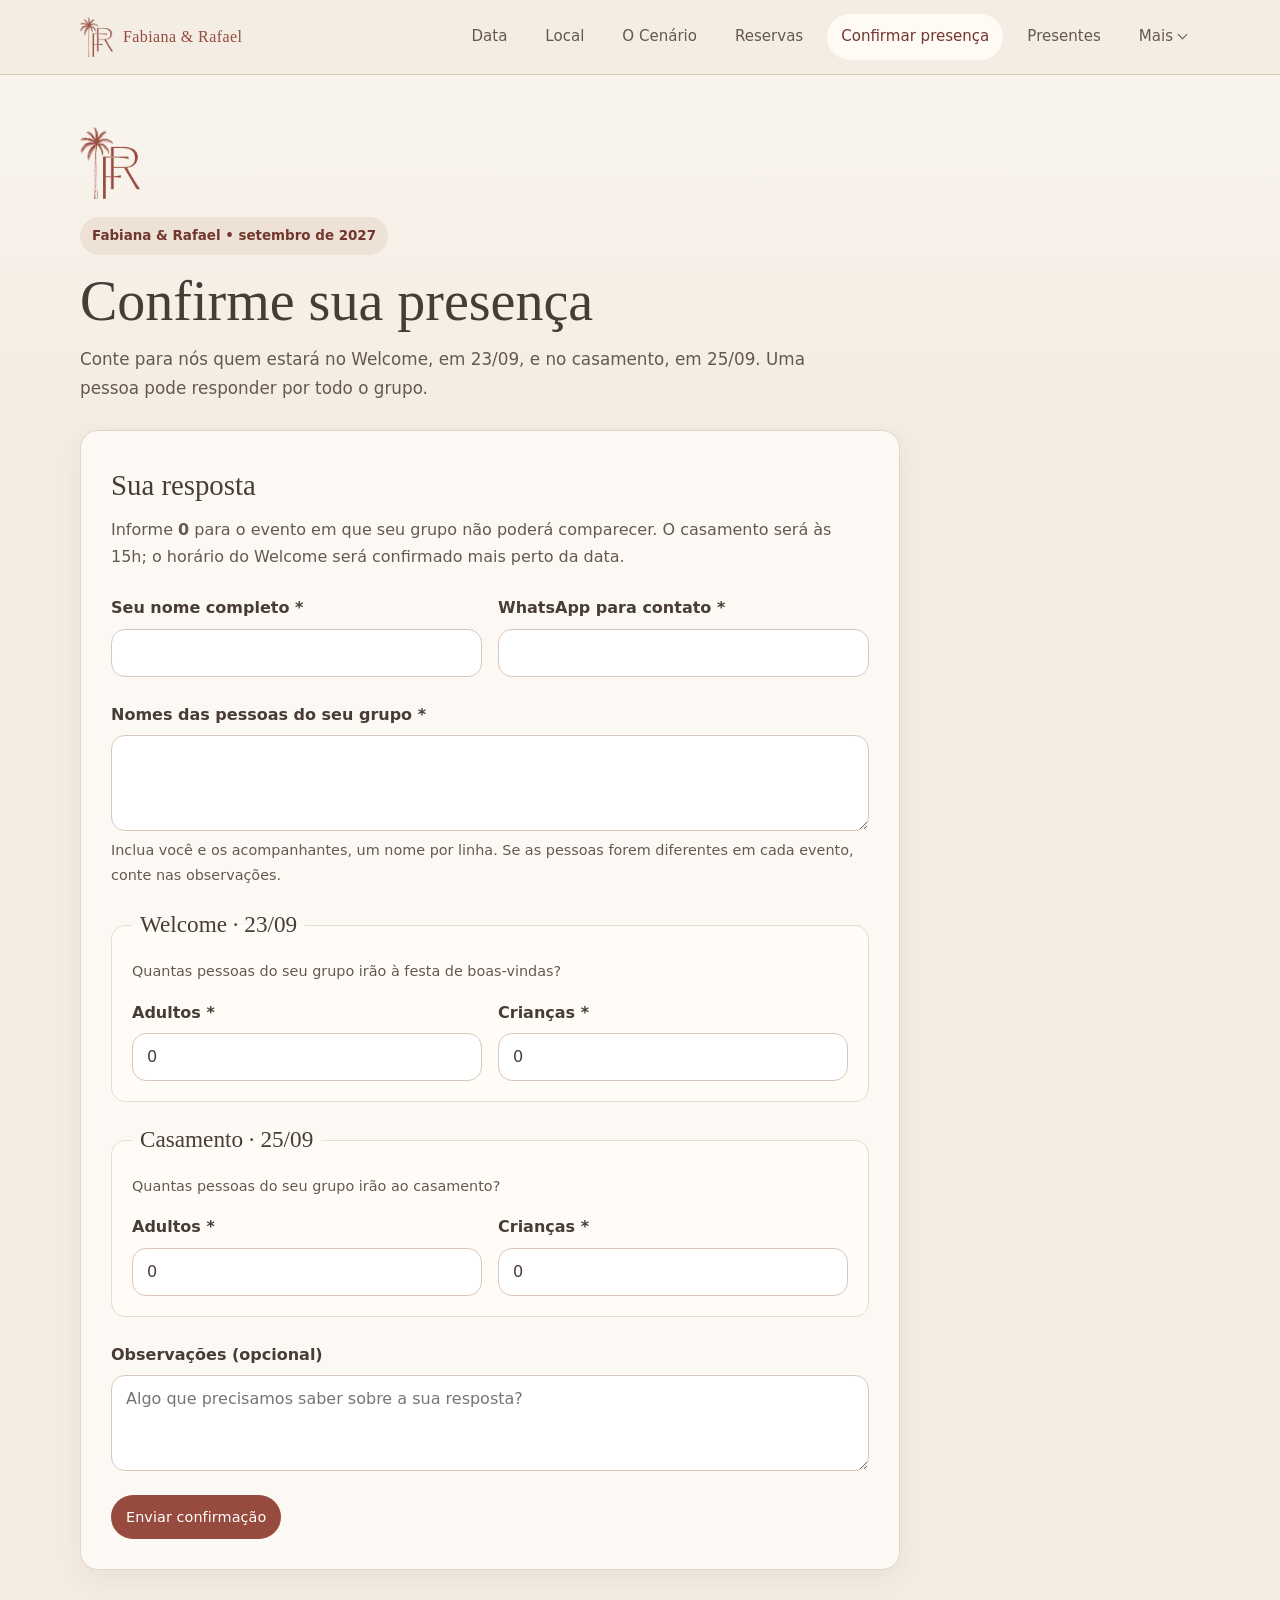
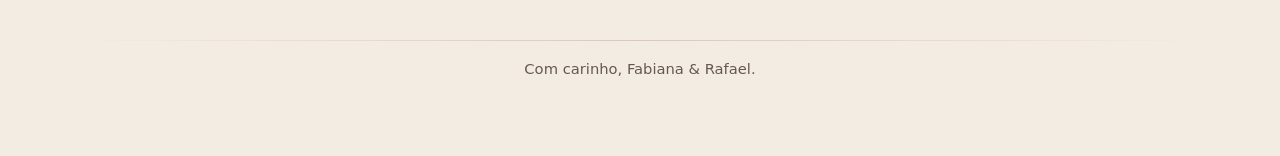
<file: confirmar-presenca.html>
<!DOCTYPE html>
<html lang="pt-BR">
<head>
  <meta charset="UTF-8">
  <meta name="viewport" content="width=device-width, initial-scale=1.0">
  <title>Confirmar presença | Fabiana & Rafael</title>
  <meta name="description" content="Confirme a presença do seu grupo no Welcome e no casamento de Fabiana & Rafael.">
  <style>
    :root {
      --bg: #fffaf7;
      --card: rgba(255,255,255,0.88);
      --text: #3d2f2f;
      --muted: #7b6a6a;
      --accent: #b8896b;
      --accent-dark: #8d654d;
      --line: #eaded6;
      --shadow: 0 16px 40px rgba(77, 52, 39, 0.10);
      --radius: 24px;
      --max: 1120px;
    }
    * { box-sizing: border-box; }
    body {
      margin: 0;
      font-family: Inter, system-ui, -apple-system, BlinkMacSystemFont, "Segoe UI", sans-serif;
      color: var(--text);
      background: radial-gradient(circle at top left, #fff2ea 0%, transparent 28%),
        radial-gradient(circle at top right, #f7efe8 0%, transparent 20%),
        linear-gradient(180deg, #fffdfb 0%, var(--bg) 100%);
      line-height: 1.7;
    }
    a { color: inherit; text-decoration: none; }
    .container { width: min(calc(100% - 32px), var(--max)); margin: 0 auto; }
    .topbar {
      position: sticky;
      top: 0;
      z-index: 50;
      backdrop-filter: blur(10px);
      background: rgba(255,250,247,0.75);
      border-bottom: 1px solid rgba(234,222,214,0.9);
    }
    .topbar-inner { display: flex; align-items: center; justify-content: space-between; gap: 16px; padding: 14px 0; }
    .brand { font-family: "Palatino Linotype", "Book Antiqua", Palatino, serif; font-size: 1.05rem; letter-spacing: 0.06em; }
    .nav { display: flex; gap: 10px; }
    .nav a { padding: 10px 14px; border-radius: 999px; color: var(--muted); transition: 0.2s ease; }
    .nav a:hover { background: #fff; color: var(--text); }
    main { padding: 52px 0 70px; }
    .intro { max-width: 72ch; margin-bottom: 28px; }
    .eyebrow {
      display: inline-block;
      padding: 8px 12px;
      border-radius: 999px;
      background: #f5ece6;
      color: var(--accent-dark);
      font-size: 0.84rem;
      font-weight: 600;
    }
    h1, h2, legend { font-family: "Palatino Linotype", "Book Antiqua", Palatino, serif; font-weight: 500; }
    h1 { font-size: clamp(2.2rem, 5vw, 3.5rem); line-height: 1.1; margin: 16px 0 12px; }
    .intro p { margin: 0; color: var(--muted); font-size: 1.05rem; }
    .card {
      max-width: 820px;
      background: var(--card);
      border: 1px solid rgba(255,255,255,0.9);
      border-radius: var(--radius);
      box-shadow: var(--shadow);
      padding: clamp(22px, 4vw, 42px);
    }
    .card h2 { font-size: 1.8rem; margin: 0 0 6px; }
    .help { color: var(--muted); margin: 0 0 24px; }
    form { display: grid; gap: 24px; }
    .fields { display: grid; grid-template-columns: repeat(2, minmax(0, 1fr)); gap: 16px; }
    .field { display: grid; gap: 7px; min-width: 0; }
    .field label { font-weight: 600; }
    .field input, .field textarea {
      display: block;
      width: 100%;
      padding: 12px 14px;
      border: 1px solid #d9c7bc;
      border-radius: 14px;
      background: #fff;
      color: var(--text);
      font: inherit;
      font-size: 1rem;
      line-height: 1.4;
    }
    .field textarea { resize: vertical; min-height: 96px; }
    .field small, .event-help { color: var(--muted); font-size: 0.9rem; }
    fieldset { margin: 0; padding: 20px; border: 1px solid var(--line); border-radius: 20px; background: #fff; }
    legend { padding: 0 8px; font-size: 1.45rem; line-height: 1.2; }
    .event-help { margin: 0 0 15px; }
    .btn {
      display: inline-flex;
      align-items: center;
      justify-content: center;
      justify-self: start;
      min-height: 48px;
      padding: 13px 22px;
      border: 0;
      border-radius: 999px;
      background: var(--accent);
      color: #fff;
      font: inherit;
      font-weight: 600;
      cursor: pointer;
      transition: background 0.2s ease;
    }
    .btn:hover { background: var(--accent-dark); }
    .btn:disabled { opacity: 0.65; cursor: wait; }
    .form-status { display: none; padding: 14px 16px; border-radius: 14px; background: #eef7f0; color: #3f6b4c; }
    .form-status.error { background: #fff2ec; color: #8d4a31; }
    .divider { height: 1px; background: linear-gradient(90deg, transparent, var(--line), transparent); }
    .footer { padding: 0 0 60px; text-align: center; color: var(--muted); font-size: 0.92rem; }
    @media (max-width: 640px) {
      main { padding: 30px 0 50px; }
      .fields { grid-template-columns: 1fr; }
      fieldset { padding: 16px; }
      .btn { width: 100%; }
    }
  </style>
  <link rel="stylesheet" href="navigation.css">
  <link rel="stylesheet" href="identidade.css?v=20261015-4">
  <link rel="icon" href="favicon.png" type="image/png">
</head>
<body>
  <header class="topbar">
    <div class="container topbar-inner">
      <a href="index.html" class="brand"><img src="monograma-fr.webp" width="33" height="40" alt=""><span>Fabiana &amp; Rafael</span></a>
      <button class="menu-toggle" type="button" aria-controls="site-nav" aria-expanded="false">Menu</button>
      <nav class="nav" id="site-nav" aria-label="Navegação principal">
        <a href="index.html#data">Data</a>
        <a href="index.html#hospedagem">Local</a>
        <a href="index.html#fotos">O Cenário</a>
        <a href="index.html#reservas">Reservas</a>
        <a href="confirmar-presenca.html" aria-current="page">Confirmar presença</a>
        <a href="presentes-casamento.html">Presentes</a>
        <div class="nav-dropdown">
          <button class="nav-more" type="button" aria-controls="more-links" aria-expanded="false">Mais</button>
          <div class="nav-dropdown-menu" id="more-links">
            <a href="dress-code.html">Dress code</a>
            <a href="servicos.html">Serviços e indicações</a>
          </div>
        </div>
      </nav>
    </div>
  </header>

  <main class="container">
    <div class="intro">
      <img class="hero-monogram" src="monograma-fr.webp" width="60" height="72" alt="Monograma de Fabiana e Rafael">
      <span class="eyebrow">Fabiana &amp; Rafael • setembro de 2027</span>
      <h1>Confirme sua presença</h1>
      <p>Conte para nós quem estará no Welcome, em 23/09, e no casamento, em 25/09. Uma pessoa pode responder por todo o grupo.</p>
    </div>
    <div class="card">
      <h2>Sua resposta</h2>
      <p class="help">Informe <strong>0</strong> para o evento em que seu grupo não poderá comparecer. O casamento será às 15h; o horário do Welcome será confirmado mais perto da data.</p>
      <form id="rsvp-form" action="https://formspree.io/f/xeepdnbz" method="POST">
        <input type="hidden" name="subject" value="RSVP – Casamento Fabiana e Rafael">
        <input type="hidden" name="tipo" value="Confirmação de presença">
        <div class="fields">
          <div class="field">
            <label for="rsvp-name">Seu nome completo *</label>
            <input id="rsvp-name" name="nome" type="text" autocomplete="name" required>
          </div>
          <div class="field">
            <label for="rsvp-phone">WhatsApp para contato *</label>
            <input id="rsvp-phone" name="whatsapp" type="tel" autocomplete="tel" inputmode="tel" required>
          </div>
        </div>
        <div class="field">
          <label for="rsvp-guests">Nomes das pessoas do seu grupo *</label>
          <textarea id="rsvp-guests" name="nomes_do_grupo" rows="3" required></textarea>
          <small>Inclua você e os acompanhantes, um nome por linha. Se as pessoas forem diferentes em cada evento, conte nas observações.</small>
        </div>
        <fieldset>
          <legend>Welcome · 23/09</legend>
          <p class="event-help">Quantas pessoas do seu grupo irão à festa de boas-vindas?</p>
          <div class="fields">
            <div class="field">
              <label for="welcome-adults">Adultos *</label>
              <input id="welcome-adults" name="welcome_adultos" type="number" min="0" step="1" value="0" required>
            </div>
            <div class="field">
              <label for="welcome-children">Crianças *</label>
              <input id="welcome-children" name="welcome_criancas" type="number" min="0" step="1" value="0" required>
            </div>
          </div>
        </fieldset>
        <fieldset>
          <legend>Casamento · 25/09</legend>
          <p class="event-help">Quantas pessoas do seu grupo irão ao casamento?</p>
          <div class="fields">
            <div class="field">
              <label for="wedding-adults">Adultos *</label>
              <input id="wedding-adults" name="casamento_adultos" type="number" min="0" step="1" value="0" required>
            </div>
            <div class="field">
              <label for="wedding-children">Crianças *</label>
              <input id="wedding-children" name="casamento_criancas" type="number" min="0" step="1" value="0" required>
            </div>
          </div>
        </fieldset>
        <div class="field">
          <label for="rsvp-notes">Observações (opcional)</label>
          <textarea id="rsvp-notes" name="observacoes" rows="3" placeholder="Algo que precisamos saber sobre a sua resposta?"></textarea>
        </div>
        <button class="btn" type="submit">Enviar confirmação</button>
        <div class="form-status" id="rsvp-status" role="status" aria-live="polite"></div>
      </form>
    </div>
  </main>
  <footer class="footer container">
    <div class="divider"></div>
    <p>Com carinho, Fabiana &amp; Rafael.</p>
  </footer>
  <script>
    const form = document.getElementById('rsvp-form');
    const status = document.getElementById('rsvp-status');
    form.addEventListener('submit', async event => {
      event.preventDefault();
      const button = form.querySelector('[type="submit"]');
      button.disabled = true;
      button.textContent = 'Enviando...';
      status.style.display = 'none';
      status.classList.remove('error');
      try {
        const response = await fetch(form.action, {
          method: 'POST',
          body: new FormData(form),
          headers: { Accept: 'application/json' }
        });
        if (!response.ok) throw new Error('Falha no envio');
        form.reset();
        status.textContent = 'Recebemos sua resposta. Obrigado por confirmar!';
      } catch (error) {
        status.classList.add('error');
        status.textContent = 'Não foi possível enviar sua resposta agora. Tente novamente em instantes.';
      } finally {
        status.style.display = 'block';
        button.disabled = false;
        button.textContent = 'Enviar confirmação';
      }
    });
  </script>
  <script src="navigation.js" defer></script>
</body>
</html>
</file>
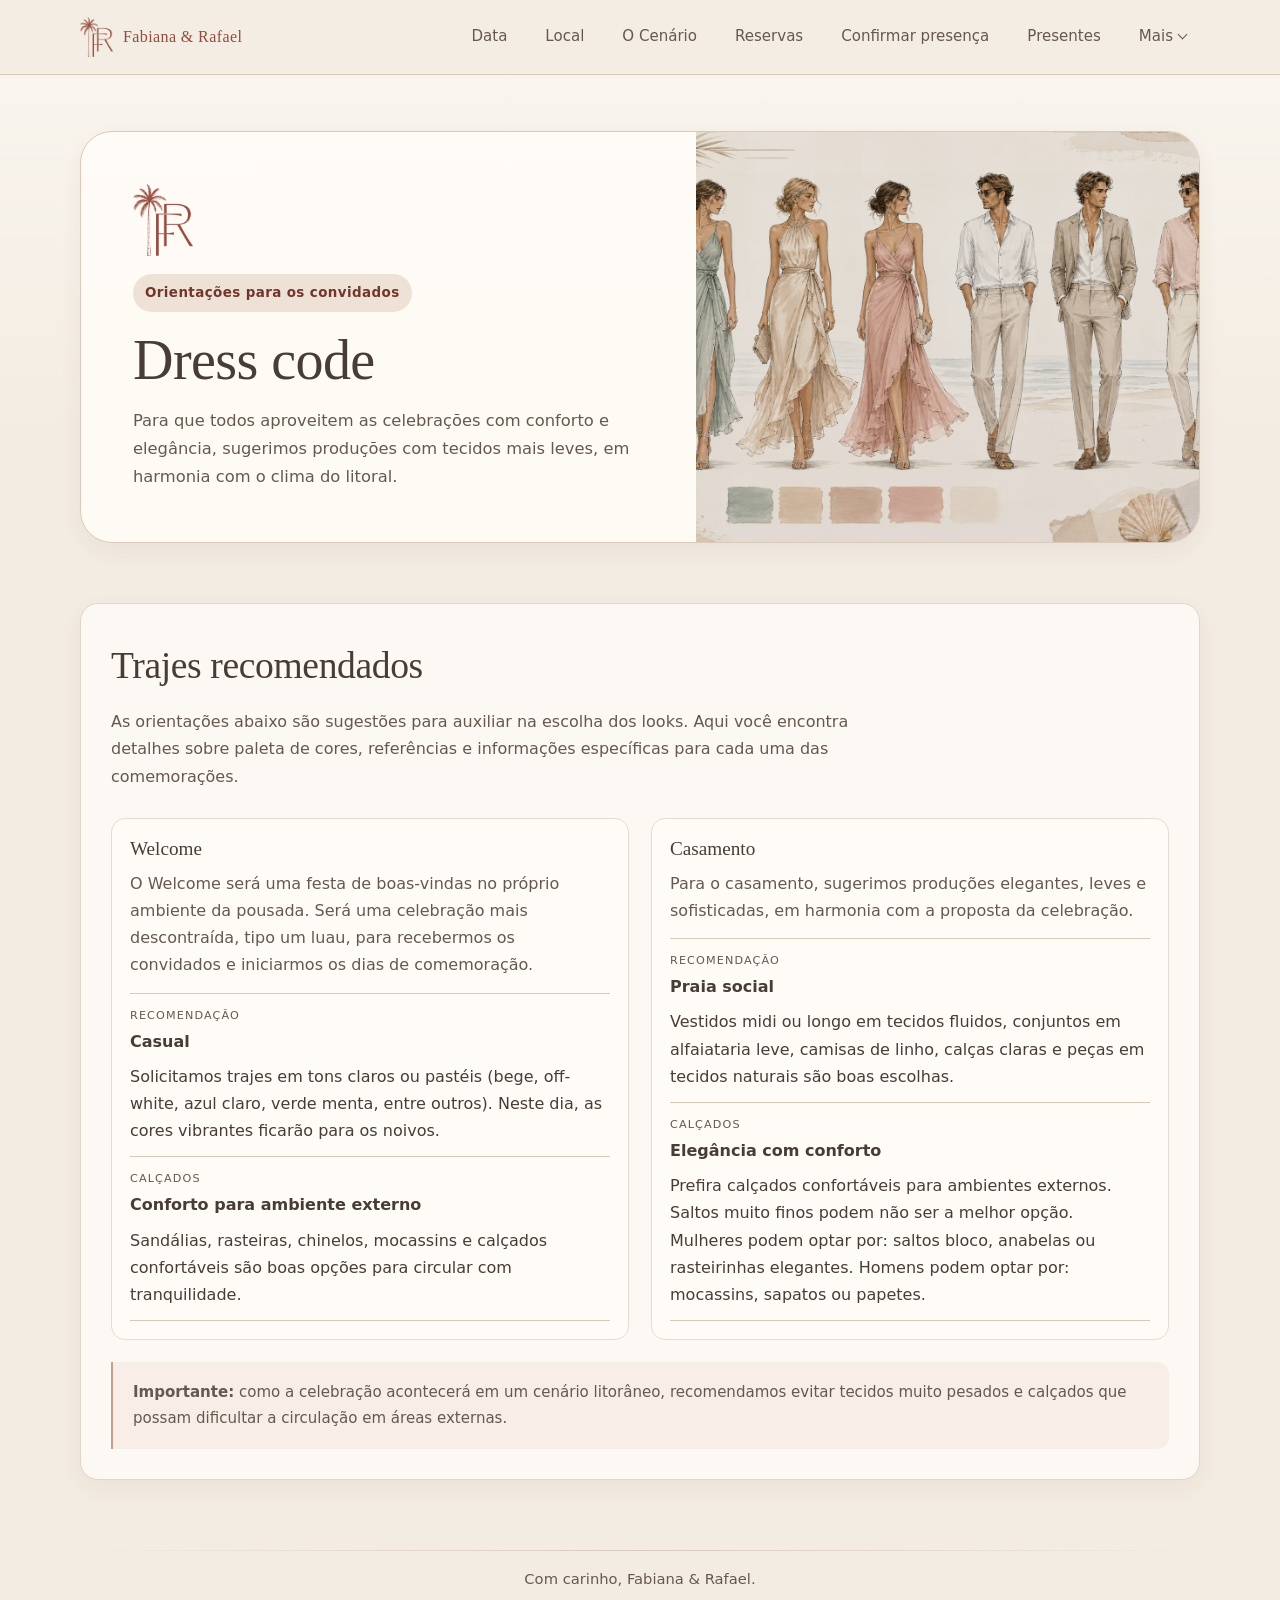
<file: dress-code.html>
<!DOCTYPE html>
<html lang="pt-BR">
<head>
  <meta charset="UTF-8" />
  <meta name="viewport" content="width=device-width, initial-scale=1.0" />
  <title>Dress Code | Fabiana & Rafael</title>
  <meta name="description" content="Informações de dress code para o casamento de Fabiana & Rafael." />

  <style>
    :root {
      --bg: #fffaf7;
      --card: rgba(255,255,255,0.88);
      --text: #3d2f2f;
      --muted: #7b6a6a;
      --accent: #b8896b;
      --accent-dark: #8d654d;
      --line: #eaded6;
      --shadow: 0 16px 40px rgba(77, 52, 39, 0.10);
      --radius: 24px;
      --max: 1120px;
    }

    * { box-sizing: border-box; }
    html { scroll-behavior: smooth; }

    body {
      margin: 0;
      font-family: Inter, system-ui, -apple-system, BlinkMacSystemFont, "Segoe UI", sans-serif;
      color: var(--text);
      background:
        radial-gradient(circle at top left, #fff2ea 0%, transparent 28%),
        radial-gradient(circle at top right, #f7efe8 0%, transparent 20%),
        linear-gradient(180deg, #fffdfb 0%, var(--bg) 100%);
      line-height: 1.7;
      font-weight: 400;
    }

    a { color: inherit; text-decoration: none; }

    .container {
      width: min(calc(100% - 32px), var(--max));
      margin: 0 auto;
    }

    .topbar {
      position: sticky;
      top: 0;
      z-index: 50;
      backdrop-filter: blur(10px);
      background: rgba(255,250,247,0.75);
      border-bottom: 1px solid rgba(234,222,214,0.9);
    }

    .topbar-inner {
      display: flex;
      align-items: center;
      justify-content: space-between;
      gap: 16px;
      padding: 14px 0;
    }

    .brand {
      font-family: "Palatino Linotype", "Book Antiqua", Palatino, serif;
      font-size: 1.05rem;
      letter-spacing: 0.06em;
      text-decoration: none;
      color: var(--text);
      cursor: pointer;
    }

    .nav {
      display: flex;
      flex-wrap: wrap;
      gap: 10px;
    }

    .nav a {
      padding: 10px 14px;
      border-radius: 999px;
      color: var(--muted);
      transition: 0.2s ease;
    }

    .nav a:hover,
    .nav a.active {
      background: #fff;
      color: var(--text);
    }

    .hero {
      padding: 56px 0 26px;
    }

    .hero-card {
      background: linear-gradient(180deg, rgba(255,255,255,0.92), rgba(255,255,255,0.82));
      border: 1px solid rgba(255,255,255,0.9);
      box-shadow: var(--shadow);
      border-radius: calc(var(--radius) + 8px);
      overflow: hidden;
      display: grid;
      grid-template-columns: 1.1fr 0.9fr;
    }

    .hero-content {
      padding: 52px;
    }

    .eyebrow {
      display: inline-block;
      padding: 8px 12px;
      border-radius: 999px;
      background: #f5ece6;
      color: var(--accent-dark);
      font-size: 0.84rem;
      font-weight: 600;
      letter-spacing: 0.03em;
    }

    h1 {
      margin: 18px 0 12px;
      font-family: "Palatino Linotype", "Book Antiqua", Palatino, serif;
      font-size: clamp(2rem, 5vw, 3.5rem);
      line-height: 1.08;
      font-weight: 500;
      letter-spacing: -0.01em;
    }

    .subtitle {
      font-size: 1.02rem;
      color: var(--muted);
      max-width: 58ch;
      margin-bottom: 0;
    }

    .hero-photo {
      min-height: 360px;
      background:
        linear-gradient(rgba(67,48,38,0.12), rgba(67,48,38,0.14)),
        url('dress-code.webp') center/cover;
    }

    section {
      padding: 34px 0 44px;
    }

    .section-title {
      margin: 0 0 10px;
      font-family: "Palatino Linotype", "Book Antiqua", Palatino, serif;
      font-size: clamp(1.65rem, 3vw, 2.35rem);
      font-weight: 500;
      letter-spacing: -0.01em;
    }

    .section-text {
      color: var(--muted);
      margin: 0 0 28px;
      max-width: 74ch;
    }

    .grid {
      display: grid;
      gap: 22px;
    }

    .grid-2 {
      grid-template-columns: repeat(2, minmax(0, 1fr));
    }

    .card {
      background: var(--card);
      border: 1px solid rgba(255,255,255,0.9);
      border-radius: var(--radius);
      box-shadow: var(--shadow);
      padding: 28px;
    }

    .info-block {
      border: 1px solid var(--line);
      border-radius: 20px;
      padding: 18px;
      background: #fff;
    }

    .info-block strong {
      display: block;
      font-size: 1rem;
      margin-bottom: 8px;
    }

    .info-block p {
      margin: 0;
      color: var(--muted);
    }

    .meta {
      display: grid;
      gap: 14px;
      margin-top: 14px;
    }

    .meta-item {
      padding: 16px 18px;
      background: #fff;
      border: 1px solid var(--line);
      border-radius: 18px;
    }

    .meta-label {
      display: block;
      font-size: 0.8rem;
      letter-spacing: 0.04em;
      text-transform: uppercase;
      color: var(--muted);
      margin-bottom: 6px;
    }

    .note-box {
      margin-top: 22px;
      padding: 18px 20px;
      border-radius: 20px;
      border: 1px solid var(--line);
      background: rgba(255,255,255,0.75);
      color: var(--muted);
      font-size: 0.94rem;
    }

    .footer {
      padding: 10px 0 60px;
      text-align: center;
      color: var(--muted);
      font-size: 0.92rem;
    }

    .divider {
      height: 1px;
      background: linear-gradient(90deg, transparent, var(--line), transparent);
      margin: 16px 0 0;
    }

    @media (max-width: 920px) {
      .hero-card,
      .grid-2 {
        grid-template-columns: 1fr;
      }

      .hero-photo {
        min-height: 280px;
        order: -1;
      }

      .hero-content {
        padding: 34px 24px;
      }
    }

    @media (max-width: 640px) {
      .topbar-inner {
        flex-direction: column;
        align-items: flex-start;
      }

      .nav {
        gap: 6px;
      }

      .nav a {
        padding: 8px 10px;
        font-size: 0.92rem;
      }

      .subtitle {
        font-size: 0.98rem;
      }
    }
  </style>
  <link rel="stylesheet" href="navigation.css">
  <link rel="stylesheet" href="identidade.css?v=20261015-4">
  <link rel="icon" href="favicon.png" type="image/png">
</head>

<body>
  <header class="topbar">
    <div class="container topbar-inner">
      <a href="index.html" class="brand"><img src="monograma-fr.webp" width="33" height="40" alt=""><span>Fabiana &amp; Rafael</span></a>
      <button class="menu-toggle" type="button" aria-controls="site-nav" aria-expanded="false">Menu</button>
      <nav class="nav" id="site-nav" aria-label="Navegação principal">
        <a href="index.html#data">Data</a>
        <a href="index.html#hospedagem">Local</a>
        <a href="index.html#fotos">O Cenário</a>
        <a href="index.html#reservas">Reservas</a>
        <a href="confirmar-presenca.html">Confirmar presença</a>
        <a href="presentes-casamento.html">Presentes</a>
        <div class="nav-dropdown">
          <button class="nav-more" type="button" aria-controls="more-links" aria-expanded="false">Mais</button>
          <div class="nav-dropdown-menu" id="more-links">
            <a href="dress-code.html" aria-current="page">Dress code</a>
            <a href="servicos.html">Serviços e indicações</a>
          </div>
        </div>
      </nav>
    </div>
  </header>

  <main>
    <section class="hero">
      <div class="container">
        <div class="hero-card">
          <div class="hero-content">
            <img class="hero-monogram" src="monograma-fr.webp" width="60" height="72" alt="Monograma de Fabiana e Rafael">
            <span class="eyebrow">Orientações para os convidados</span>
            <h1>Dress code</h1>
            <p class="subtitle">
              Para que todos aproveitem as celebrações com conforto e elegância, sugerimos produções com tecidos mais leves, em harmonia com o clima do litoral.
            </p>
          </div>

          <div class="hero-photo" aria-label="Imagem decorativa de dress code"></div>
        </div>
      </div>
    </section>

    <section>
      <div class="container">
        <div class="card">
          <h2 class="section-title">Trajes recomendados</h2>
          <p class="section-text">
           As orientações abaixo são sugestões para auxiliar na escolha dos looks. Aqui você encontra detalhes sobre paleta de cores, referências e informações específicas para cada uma das comemorações.
          </p>

          <div class="grid grid-2">
            <div class="info-block">
<strong>Welcome</strong>
<p>
  O Welcome será uma festa de boas-vindas no próprio ambiente da pousada. Será uma celebração mais descontraída, tipo um luau, para recebermos os convidados e iniciarmos os dias de comemoração.
</p>

  <div class="meta">
    <div class="meta-item">
      <span class="meta-label">Recomendação</span>
      <strong>Casual</strong>
      <span>Solicitamos trajes em tons claros ou pastéis (bege, off-white, azul claro, verde menta, entre outros). Neste dia, as cores vibrantes ficarão para os noivos.</span>
    </div>

<div class="meta-item">
  <span class="meta-label">Calçados</span>
  <strong>Conforto para ambiente externo</strong>
  <span>Sandálias, rasteiras, chinelos, mocassins e calçados confortáveis são boas opções para circular com tranquilidade.</span>
</div>
  </div>
</div>
            <div class="info-block">
  <strong>Casamento</strong>
  <p>
    Para o casamento, sugerimos produções elegantes, leves e sofisticadas, em harmonia com a proposta da celebração.
  </p>

  <div class="meta">
    <div class="meta-item">
      <span class="meta-label">Recomendação</span>
      <strong>Praia social</strong>
      <span>Vestidos midi ou longo em tecidos fluidos, conjuntos em alfaiataria leve, camisas de linho, calças claras e peças em tecidos naturais são boas escolhas.</span>
    </div>

    <div class="meta-item">
      <span class="meta-label">Calçados</span>
      <strong>Elegância com conforto</strong>
      <span>Prefira calçados confortáveis para ambientes externos. Saltos muito finos podem não ser a melhor opção. Mulheres podem optar por: saltos bloco, anabelas ou rasteirinhas elegantes. Homens podem optar por: mocassins, sapatos ou papetes.</span>
    </div>
  </div>
</div>
          </div>

          <div class="note-box">
            <strong>Importante:</strong> como a celebração acontecerá em um cenário litorâneo, recomendamos evitar tecidos muito pesados e calçados que possam dificultar a circulação em áreas externas.
          </div>
        </div>
      </div>
    </section>
  </main>

  <footer class="footer container">
    <div class="divider"></div>
    <p>Com carinho, Fabiana & Rafael.</p>
  </footer>
  <script src="navigation.js" defer></script>
</body>
</html>
</file>
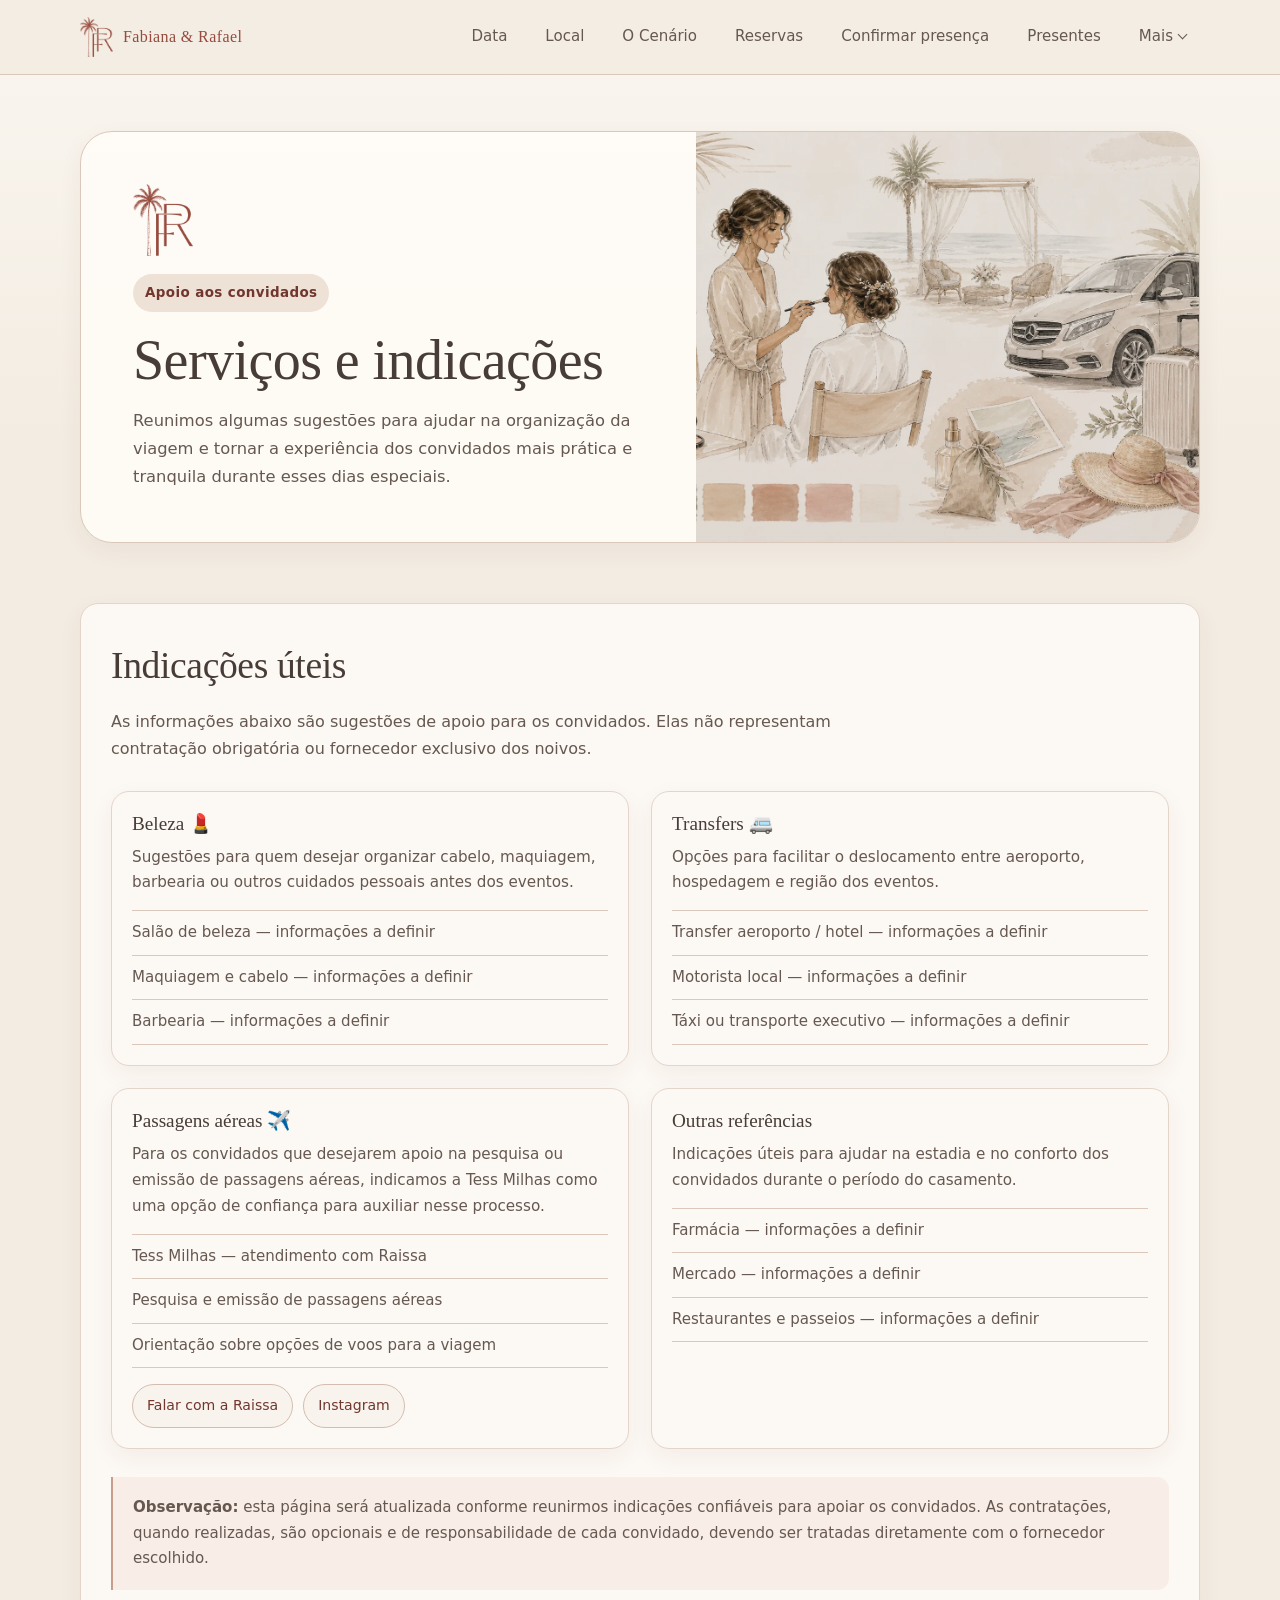
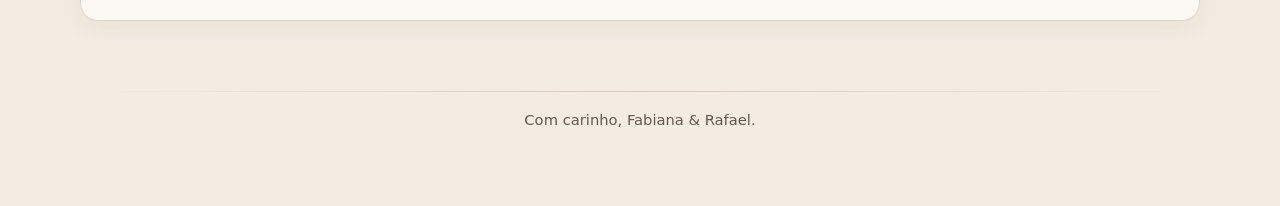
<file: servicos.html>
<!DOCTYPE html>
<html lang="pt-BR">
<head>
  <meta charset="UTF-8" />
  <meta name="viewport" content="width=device-width, initial-scale=1.0" />
  <title>Serviços e Indicações | Fabiana & Rafael</title>
  <meta name="description" content="Sugestões de serviços e indicações úteis para os convidados do casamento de Fabiana & Rafael." />

  <style>
    :root {
      --bg: #fffaf7;
      --card: rgba(255,255,255,0.88);
      --text: #3d2f2f;
      --muted: #7b6a6a;
      --accent: #b8896b;
      --accent-dark: #8d654d;
      --line: #eaded6;
      --shadow: 0 16px 40px rgba(77, 52, 39, 0.10);
      --radius: 24px;
      --max: 1120px;
    }

    * { box-sizing: border-box; }
    html { scroll-behavior: smooth; }

    body {
      margin: 0;
      font-family: Inter, system-ui, -apple-system, BlinkMacSystemFont, "Segoe UI", sans-serif;
      color: var(--text);
      background:
        radial-gradient(circle at top left, #fff2ea 0%, transparent 28%),
        radial-gradient(circle at top right, #f7efe8 0%, transparent 20%),
        linear-gradient(180deg, #fffdfb 0%, var(--bg) 100%);
      line-height: 1.7;
      font-weight: 400;
    }

    a { color: inherit; text-decoration: none; }

    .container {
      width: min(calc(100% - 32px), var(--max));
      margin: 0 auto;
    }

    .topbar {
      position: sticky;
      top: 0;
      z-index: 50;
      backdrop-filter: blur(10px);
      background: rgba(255,250,247,0.75);
      border-bottom: 1px solid rgba(234,222,214,0.9);
    }

    .topbar-inner {
      display: flex;
      align-items: center;
      justify-content: space-between;
      gap: 16px;
      padding: 14px 0;
    }

    .brand {
      font-family: "Palatino Linotype", "Book Antiqua", Palatino, serif;
      font-size: 1.05rem;
      letter-spacing: 0.06em;
      text-decoration: none;
      color: var(--text);
      cursor: pointer;
    }

    .nav {
      display: flex;
      flex-wrap: wrap;
      gap: 10px;
    }

    .nav a {
      padding: 10px 14px;
      border-radius: 999px;
      color: var(--muted);
      transition: 0.2s ease;
    }

    .nav a:hover,
    .nav a.active {
      background: #fff;
      color: var(--text);
    }

    .hero {
      padding: 56px 0 26px;
    }

    .hero-card {
      background: linear-gradient(180deg, rgba(255,255,255,0.92), rgba(255,255,255,0.82));
      border: 1px solid rgba(255,255,255,0.9);
      box-shadow: var(--shadow);
      border-radius: calc(var(--radius) + 8px);
      overflow: hidden;
      display: grid;
      grid-template-columns: 1.1fr 0.9fr;
    }

    .hero-content {
      padding: 52px;
    }

    .eyebrow {
      display: inline-block;
      padding: 8px 12px;
      border-radius: 999px;
      background: #f5ece6;
      color: var(--accent-dark);
      font-size: 0.84rem;
      font-weight: 600;
      letter-spacing: 0.03em;
    }

    h1 {
      margin: 18px 0 12px;
      font-family: "Palatino Linotype", "Book Antiqua", Palatino, serif;
      font-size: clamp(2rem, 5vw, 3.5rem);
      line-height: 1.08;
      font-weight: 500;
      letter-spacing: -0.01em;
    }

    .subtitle {
      font-size: 1.02rem;
      color: var(--muted);
      max-width: 58ch;
      margin-bottom: 0;
    }

    .hero-photo {
      min-height: 360px;
      background:
        linear-gradient(rgba(67,48,38,0.12), rgba(67,48,38,0.14)),
        url('servicos.webp') center/cover;
    }

    section {
      padding: 34px 0 44px;
    }

    .section-title {
      margin: 0 0 10px;
      font-family: "Palatino Linotype", "Book Antiqua", Palatino, serif;
      font-size: clamp(1.65rem, 3vw, 2.35rem);
      font-weight: 500;
      letter-spacing: -0.01em;
    }

    .section-text {
      color: var(--muted);
      margin: 0 0 28px;
      max-width: 74ch;
    }

    .card {
      background: var(--card);
      border: 1px solid rgba(255,255,255,0.9);
      border-radius: var(--radius);
      box-shadow: var(--shadow);
      padding: 28px;
    }

    .service-grid {
      display: grid;
      grid-template-columns: repeat(auto-fit, minmax(240px, 1fr));
      gap: 22px;
    }

    .service-card {
      border: 1px solid var(--line);
      border-radius: 20px;
      padding: 20px;
      background: #fff;
    }

    .service-card strong {
      display: block;
      font-size: 1rem;
      margin-bottom: 8px;
    }

    .service-card p {
      margin: 0;
      color: var(--muted);
      font-size: 0.95rem;
    }

    .service-list {
      margin: 14px 0 0;
      padding: 0;
      list-style: none;
      display: grid;
      gap: 10px;
      color: var(--muted);
      font-size: 0.94rem;
    }

    .service-list li {
      padding: 12px 14px;
      border-radius: 14px;
      background: #fffaf7;
      border: 1px solid var(--line);
    }

    .service-actions {
      display: flex;
      flex-wrap: wrap;
      gap: 10px;
      margin-top: 16px;
    }

    .service-button {
      display: inline-flex;
      align-items: center;
      justify-content: center;
      padding: 11px 16px;
      border-radius: 999px;
      background: var(--accent);
      color: #fff;
      font-size: 0.92rem;
      font-weight: 600;
      transition: 0.2s ease;
    }

    .service-button:hover {
      background: var(--accent-dark);
      transform: translateY(-1px);
    }

    .note-box {
      margin-top: 28px;
      padding: 18px 20px;
      border-radius: 20px;
      border: 1px solid var(--line);
      background: rgba(255,255,255,0.75);
      color: var(--muted);
      font-size: 0.94rem;
    }

    .footer {
      padding: 10px 0 60px;
      text-align: center;
      color: var(--muted);
      font-size: 0.92rem;
    }

    .divider {
      height: 1px;
      background: linear-gradient(90deg, transparent, var(--line), transparent);
      margin: 16px 0 0;
    }

    @media (max-width: 920px) {
      .hero-card,
      .service-grid {
        grid-template-columns: 1fr;
      }

      .hero-photo {
        min-height: 280px;
        order: -1;
      }

      .hero-content {
        padding: 34px 24px;
      }
    }

    @media (max-width: 640px) {
      .topbar-inner {
        flex-direction: column;
        align-items: flex-start;
      }

      .nav {
        gap: 6px;
      }

      .nav a {
        padding: 8px 10px;
        font-size: 0.92rem;
      }

      .subtitle {
        font-size: 0.98rem;
      }
    }
  </style>
  <link rel="stylesheet" href="navigation.css">
  <link rel="stylesheet" href="identidade.css?v=20261015-4">
  <link rel="icon" href="favicon.png" type="image/png">
</head>

<body>
  <header class="topbar">
    <div class="container topbar-inner">
      <a href="index.html" class="brand"><img src="monograma-fr.webp" width="33" height="40" alt=""><span>Fabiana &amp; Rafael</span></a>
      <button class="menu-toggle" type="button" aria-controls="site-nav" aria-expanded="false">Menu</button>
      <nav class="nav" id="site-nav" aria-label="Navegação principal">
        <a href="index.html#data">Data</a>
        <a href="index.html#hospedagem">Local</a>
        <a href="index.html#fotos">O Cenário</a>
        <a href="index.html#reservas">Reservas</a>
        <a href="confirmar-presenca.html">Confirmar presença</a>
        <a href="presentes-casamento.html">Presentes</a>
        <div class="nav-dropdown">
          <button class="nav-more" type="button" aria-controls="more-links" aria-expanded="false">Mais</button>
          <div class="nav-dropdown-menu" id="more-links">
            <a href="dress-code.html">Dress code</a>
            <a href="servicos.html" aria-current="page">Serviços e indicações</a>
          </div>
        </div>
      </nav>
    </div>
  </header>

  <main>
    <section class="hero">
      <div class="container">
        <div class="hero-card">
          <div class="hero-content">
            <img class="hero-monogram" src="monograma-fr.webp" width="60" height="72" alt="Monograma de Fabiana e Rafael">
            <span class="eyebrow">Apoio aos convidados</span>
            <h1>Serviços e indicações</h1>
            <p class="subtitle">
              Reunimos algumas sugestões para ajudar na organização da viagem e tornar a experiência dos convidados mais prática e tranquila durante esses dias especiais.
            </p>
          </div>

          <div class="hero-photo" aria-label="Imagem decorativa de praia e viagem"></div>
        </div>
      </div>
    </section>

    <section>
      <div class="container">
        <div class="card">
          <h2 class="section-title">Indicações úteis</h2>
          <p class="section-text">
            As informações abaixo são sugestões de apoio para os convidados. Elas não representam contratação obrigatória ou fornecedor exclusivo dos noivos.
          </p>

          <div class="service-grid">
            <div class="service-card">
              <strong>Beleza 💄</strong>
              <p>
                Sugestões para quem desejar organizar cabelo, maquiagem, barbearia ou outros cuidados pessoais antes dos eventos.
              </p>

              <ul class="service-list">
                <li>Salão de beleza — informações a definir</li>
                <li>Maquiagem e cabelo — informações a definir</li>
                <li>Barbearia — informações a definir</li>
              </ul>
            </div>

            <div class="service-card">
              <strong>Transfers 🚐</strong>
              <p>
                Opções para facilitar o deslocamento entre aeroporto, hospedagem e região dos eventos.
              </p>

              <ul class="service-list">
                <li>Transfer aeroporto / hotel — informações a definir</li>
                <li>Motorista local — informações a definir</li>
                <li>Táxi ou transporte executivo — informações a definir</li>
              </ul>
            </div>

            <div class="service-card">
              <strong>Passagens aéreas ✈️</strong>
              <p>
                Para os convidados que desejarem apoio na pesquisa ou emissão de passagens aéreas, indicamos a Tess Milhas como uma opção de confiança para auxiliar nesse processo.
              </p>

              <ul class="service-list">
                <li>Tess Milhas — atendimento com Raissa</li>
                <li>Pesquisa e emissão de passagens aéreas</li>
                <li>Orientação sobre opções de voos para a viagem</li>
              </ul>

              <div class="service-actions">
                <a
                  class="service-button"
                  href="https://wa.me/5511915289035?text=Olá,%20Raissa!%20Gostaria%20de%20informações%20sobre%20passagens%20aéreas%20para%20o%20casamento%20da%20Fabiana%20e%20do%20Rafael."
                  target="_blank"
                  rel="noopener noreferrer"
                >
                  Falar com a Raissa
                </a>

                <a
                  class="service-button"
                  href="https://www.instagram.com/tessmilhas/"
                  target="_blank"
                  rel="noopener noreferrer"
                >
                  Instagram
                </a>
              </div>
            </div>

            <div class="service-card">
              <strong>Outras referências</strong>
              <p>
                Indicações úteis para ajudar na estadia e no conforto dos convidados durante o período do casamento.
              </p>

              <ul class="service-list">
                <li>Farmácia — informações a definir</li>
                <li>Mercado — informações a definir</li>
                <li>Restaurantes e passeios — informações a definir</li>
              </ul>
            </div>
          </div>

          <div class="note-box">
            <strong>Observação:</strong> esta página será atualizada conforme reunirmos indicações confiáveis para apoiar os convidados. As contratações, quando realizadas, são opcionais e de responsabilidade de cada convidado, devendo ser tratadas diretamente com o fornecedor escolhido.
          </div>
        </div>
      </div>
    </section>
  </main>

  <footer class="footer container">
    <div class="divider"></div>
    <p>Com carinho, Fabiana & Rafael.</p>
  </footer>
  <script src="navigation.js" defer></script>
</body>
</html>
</file>
<file: navigation.css>
.topbar-inner { position: relative; }
.nav { align-items: center; flex-wrap: nowrap; }
.nav a, .nav-more { font-size: 0.94rem; white-space: nowrap; }
.nav a[aria-current="page"] { background: #fff; color: var(--text); }
.nav-dropdown { position: relative; }
.nav-more {
  display: inline-flex;
  align-items: center;
  gap: 6px;
  padding: 10px 14px;
  border: 0;
  border-radius: 999px;
  background: transparent;
  color: var(--muted);
  font: inherit;
  font-size: 0.94rem;
  cursor: pointer;
}
.nav-more::after { content: ""; width: 6px; height: 6px; border: solid currentColor; border-width: 0 1.5px 1.5px 0; transform: translateY(-2px) rotate(45deg); }
.nav-more:hover, .nav-more[aria-expanded="true"] { background: #fff; color: var(--text); }
.nav-dropdown-menu {
  display: none;
  position: absolute;
  top: 100%;
  right: 0;
  min-width: 230px;
  padding: 8px;
  border: 1px solid var(--line);
  border-radius: 18px;
  background: #fffaf7;
  box-shadow: var(--shadow);
  z-index: 80;
}
.nav-dropdown-menu a { display: block; padding: 10px 12px; border-radius: 12px; }
.nav-dropdown::after { display: none; }
.nav-dropdown-menu a:hover { background: #fff; }
.menu-toggle { display: none; }
:focus-visible { outline: 2px solid var(--accent-dark); outline-offset: 3px; }
section[id] { scroll-margin-top: 90px; }
.rsvp-callout { display: flex; align-items: center; justify-content: space-between; gap: 20px; }
.rsvp-callout h2 { margin: 0 0 6px; }
.rsvp-callout p { margin: 0; color: var(--muted); }
.rsvp-callout .btn { flex: 0 0 auto; }
@media (min-width: 1001px) {
  .nav-dropdown:hover .nav-dropdown-menu,
  .nav-more[aria-expanded="true"] + .nav-dropdown-menu { display: grid; gap: 4px; }
}
@media (max-width: 1000px) {
  .topbar-inner { flex-direction: row; align-items: center; padding: 10px 0; }
  .brand { font-size: 1rem; }
  .menu-toggle {
    display: inline-flex;
    align-items: center;
    justify-content: center;
    min-height: 44px;
    padding: 8px 17px;
    border: 1px solid var(--line);
    border-radius: 999px;
    background: #fff;
    color: var(--text);
    font: inherit;
    cursor: pointer;
  }
  .nav {
    display: none;
    position: absolute;
    top: 100%;
    left: 0;
    right: 0;
    max-height: calc(100dvh - 75px);
    overflow-y: auto;
    padding: 10px;
    border: 1px solid var(--line);
    border-radius: 0 0 20px 20px;
    background: #fffaf7;
    box-shadow: var(--shadow);
    flex-direction: column;
    align-items: stretch;
    gap: 2px;
  }
  .nav.is-open { display: flex; }
  .nav a, .nav-more { display: flex; width: 100%; min-height: 44px; align-items: center; padding: 9px 14px; font-size: 1rem; text-align: left; }
  .nav-more { justify-content: space-between; }
  .nav-dropdown-menu { position: static; min-width: 0; margin: 0 0 6px 12px; box-shadow: none; background: #fff; }
  .nav-dropdown:hover .nav-dropdown-menu { display: none; }
  .nav-more[aria-expanded="true"] + .nav-dropdown-menu { display: grid; gap: 2px; }
  section[id] { scroll-margin-top: 76px; }
}
@media (max-width: 640px) {
  .hero { min-height: 0; padding-top: 24px; }
  .hero-photo { min-height: 230px; }
  .card { padding: 22px 18px; }
  .hero-actions .btn { width: 100%; }
  .rsvp-callout { flex-direction: column; align-items: stretch; }
}
</file>
<file: identidade.css>
@font-face {
  font-family: "Boheme Floral";
  src: url("boheme-floral.ttf") format("truetype");
  font-style: normal;
  font-weight: 400;
  font-display: swap;
}

:root {
  --bg: #f3ece2;
  --card: rgba(255, 252, 247, 0.92);
  --text: #483c37;
  --muted: #665851;
  --accent: #974b3e;
  --accent-dark: #71372e;
  --line: #dbc8bb;
  --shadow: 0 8px 24px rgba(91, 57, 43, 0.055);
}

body {
  background: linear-gradient(180deg, #faf6f0 0, var(--bg) 440px, var(--bg) 100%);
}

.topbar {
  background: rgba(243, 236, 226, 0.95);
  border-bottom-color: var(--line);
}

.brand {
  display: inline-flex;
  align-items: center;
  gap: 10px;
  color: var(--accent);
  font-family: "Palatino Linotype", "Book Antiqua", Palatino, serif;
  font-size: 1rem;
  letter-spacing: 0.025em;
  line-height: 1.15;
  flex-shrink: 0;
}

.brand img {
  display: block;
  width: 33px;
  height: 40px;
  object-fit: contain;
}

.hero-card {
  background: rgba(255, 252, 247, 0.94);
  border: 1px solid var(--line);
}

.card,
.gift-card,
.service-card {
  background: #fcf8f3;
  border: 1px solid #e3d5ca;
  border-radius: 18px;
  box-shadow: var(--shadow);
}

.card { padding: clamp(20px, 2.5vw, 30px); }

.meta-item,
.info-block,
.hotel-item,
.service-list li {
  background: #fffcf8;
  border-color: #e7dcd2;
  border-radius: 14px;
  box-shadow: none;
}

/* Detalhes dentro dos cards aparecem como linhas, sem criar novos cards. */
.card .meta,
.info-block .meta,
.hotel-item .meta {
  gap: 0;
}

.card .meta-item,
.info-block .meta-item,
.hotel-item .meta-item {
  padding: 12px 0;
  background: transparent;
  border: 0;
  border-bottom: 1px solid var(--line);
  border-radius: 0;
}

.card .meta-item:first-child,
.info-block .meta-item:first-child,
.hotel-item .meta-item:first-child {
  border-top: 1px solid var(--line);
}

.meta-label {
  font-size: 0.7rem;
  letter-spacing: 0.1em;
  margin-bottom: 3px;
}

.service-list { gap: 0; }
.service-list li {
  padding: 9px 0;
  background: transparent;
  border: 0;
  border-bottom: 1px solid var(--line);
  border-radius: 0;
}
.service-list li:first-child { border-top: 1px solid var(--line); }

.service-grid { grid-template-columns: repeat(2, minmax(0, 1fr)); }
.service-card > strong,
.info-block > strong,
.hotel-item > strong {
  font-family: "Palatino Linotype", "Book Antiqua", Palatino, serif;
  font-size: 1.2rem;
  font-weight: 500;
  line-height: 1.3;
}

.note-box,
.occupancy-update {
  background: #f8eee7;
  border: 0;
  border-left: 2px solid #c99d8c;
  border-radius: 0 12px 12px 0;
  box-shadow: none;
}

.room-block {
  padding-top: 16px;
  border-top: 1px solid var(--line);
}

fieldset {
  background: #fffcf8;
  border-color: #e7dcd2;
  border-radius: 14px;
}

.rsvp-callout {
  background: #f8eee7;
  border-color: #e3cfc2;
}

.eyebrow {
  background: #eee1d5;
  color: var(--accent-dark);
}

.nav-dropdown-menu,
.nav {
  border-color: var(--line);
}

.nav-dropdown-menu,
.nav.is-open {
  background: #f7f0e8;
}

.nav a[aria-current="page"],
.nav a:hover,
.nav-more:hover,
.nav-more[aria-expanded="true"] {
  background: #fffaf4;
  color: var(--accent-dark);
}

.menu-toggle {
  background: #fffaf4;
}

.btn,
.menu-toggle,
.nav a,
.nav-more {
  transition: background-color 0.2s ease, border-color 0.2s ease, color 0.2s ease, transform 0.2s ease;
}

.btn {
  min-height: 44px;
  padding: 9px 15px;
  font-size: 0.9rem;
  font-weight: 500;
  letter-spacing: 0.005em;
  box-shadow: none;
}

.btn-primary {
  background: var(--accent);
  border-color: var(--accent);
  color: #fff;
}

.btn-secondary,
.btn-location {
  background: #f9f3ed;
  border-color: #d4bdb0;
  color: var(--accent-dark);
}

.btn-primary:hover {
  background: var(--accent-dark);
  border-color: var(--accent-dark);
  color: #fff;
}

.btn-secondary:hover,
.btn-location:hover {
  background: #efe0d5;
  border-color: #b98f80;
  color: var(--accent-dark);
  transform: translateY(-1px);
}

.gift-button {
  background: #f1e2d8;
  border-color: #dec7bb;
  color: var(--accent-dark);
}

.gift-button:hover {
  background: #e9d2c5;
  border-color: #d3af9e;
  color: var(--accent-dark);
}

.service-button {
  min-height: 44px;
  padding: 9px 14px;
  border: 1px solid #d4bdb0;
  background: #f9f3ed;
  color: var(--accent-dark);
  font-size: 0.88rem;
  font-weight: 500;
}

.service-button:hover {
  background: #efe0d5;
  border-color: #b98f80;
  color: var(--accent-dark);
}

.footer { color: var(--muted); }

.hero-monogram {
  display: block;
  width: 60px;
  height: 72px;
  object-fit: contain;
  margin: 0 0 18px;
}

.home-hero .hero-card { grid-template-columns: 1.16fr 0.84fr; }
.home-hero .hero-content { padding: clamp(30px, 5vw, 68px); }
.home-hero h1 {
  font-family: "Boheme Floral", "Palatino Linotype", Palatino, serif;
  color: var(--accent);
  font-weight: 400;
  font-size: clamp(2.75rem, 5vw, 4.5rem);
  line-height: 1.15;
  letter-spacing: 0;
  white-space: nowrap;
  margin: 22px 0 28px;
}
.home-hero .subtitle { max-width: 55ch; }

.venue-sketch {
  max-width: 760px;
  margin: 0 auto 32px;
  padding: 6px 16px 14px;
  text-align: center;
}
.venue-sketch img {
  display: block;
  width: 100%;
  height: auto;
  aspect-ratio: 1500 / 811;
  object-fit: cover;
  object-position: center bottom;
  margin: 0 auto;
}
.venue-sketch figcaption {
  font-family: "Palatino Linotype", "Book Antiqua", Palatino, serif;
  font-size: 0.95rem;
  letter-spacing: 0.07em;
  color: var(--accent);
}

#data { padding: 30px 0 26px; }
#data .grid { gap: 18px; }
#data .section-title {
  margin-bottom: 10px;
  font-size: clamp(1.5rem, 2.25vw, 1.9rem);
}
#data .section-text { margin: 0; }
#data .meta { gap: 0; margin-top: 16px; }
#data .meta-item {
  padding: 13px 0;
  background: transparent;
  border: 0;
  border-bottom: 1px solid var(--line);
  border-radius: 0;
}
#data .meta-item:first-child { border-top: 1px solid var(--line); }
#data .meta-label { font-size: 0.7rem; letter-spacing: 0.1em; margin-bottom: 3px; }
#data .meta-item strong { font-weight: 550; }
#data .countdown {
  display: grid;
  grid-template-columns: repeat(4, minmax(0, 1fr));
  gap: 0;
  margin-top: 22px;
  padding: 14px 0;
  border-top: 1px solid var(--line);
  border-bottom: 1px solid var(--line);
}
#data .countdown-box,
#data .countdown-highlight {
  min-width: 0;
  padding: 4px 6px;
  background: transparent;
  border: 0;
  border-right: 1px solid var(--line);
  border-radius: 0;
  box-shadow: none;
  transform: none;
}
#data .countdown-box:last-child { border-right: 0; }
#data .countdown-box:hover { transform: none; box-shadow: none; }
#data .countdown-number {
  font-family: "Palatino Linotype", "Book Antiqua", Palatino, serif;
  font-size: clamp(1.65rem, 2.7vw, 2.2rem);
  font-weight: 400;
  color: var(--accent);
  letter-spacing: 0;
}
#data .countdown-label { margin-top: 4px; font-size: 0.65rem; letter-spacing: 0.08em; }
#data .countdown-date {
  display: flex;
  justify-content: space-between;
  align-items: baseline;
  flex-wrap: wrap;
  gap: 4px 14px;
  margin: 16px 0 0;
  font-size: 0.88rem;
}
#data .countdown-date span {
  color: var(--muted);
  font-size: 0.7rem;
  letter-spacing: 0.1em;
  text-transform: uppercase;
}
#data .countdown-date strong { color: var(--accent-dark); font-weight: 550; }
#data #countdown-message { margin: 12px 0 0; text-align: center; }
#data #countdown-message:empty { display: none; }
.field input:focus,
.field textarea:focus,
input:focus-visible,
textarea:focus-visible { outline-color: var(--accent); }

@media (max-width: 920px) {
  .home-hero .hero-card { grid-template-columns: 1fr; }
  .home-hero .hero-content { padding: 32px 26px 38px; }
}

@media (max-width: 640px) {
  .service-grid { grid-template-columns: 1fr; }
  .brand { font-size: 0.9rem; gap: 7px; }
  .brand img { width: 29px; height: 35px; }
  .home-hero h1 { font-size: clamp(2.45rem, 10.5vw, 3.25rem); margin: 14px 0 22px; }
  .hero-monogram { width: 48px; height: 58px; }
  .venue-sketch { padding: 2px 0 12px; }
  .hero-actions .btn { width: auto; }
  .rsvp-callout .btn { align-self: flex-start; }
  #data .countdown { grid-template-columns: repeat(4, minmax(0, 1fr)); }
  #data .countdown-number { font-size: clamp(1.5rem, 7vw, 1.85rem); }
  #data .countdown-label { font-size: 0.58rem; letter-spacing: 0.04em; }
}
</file>
